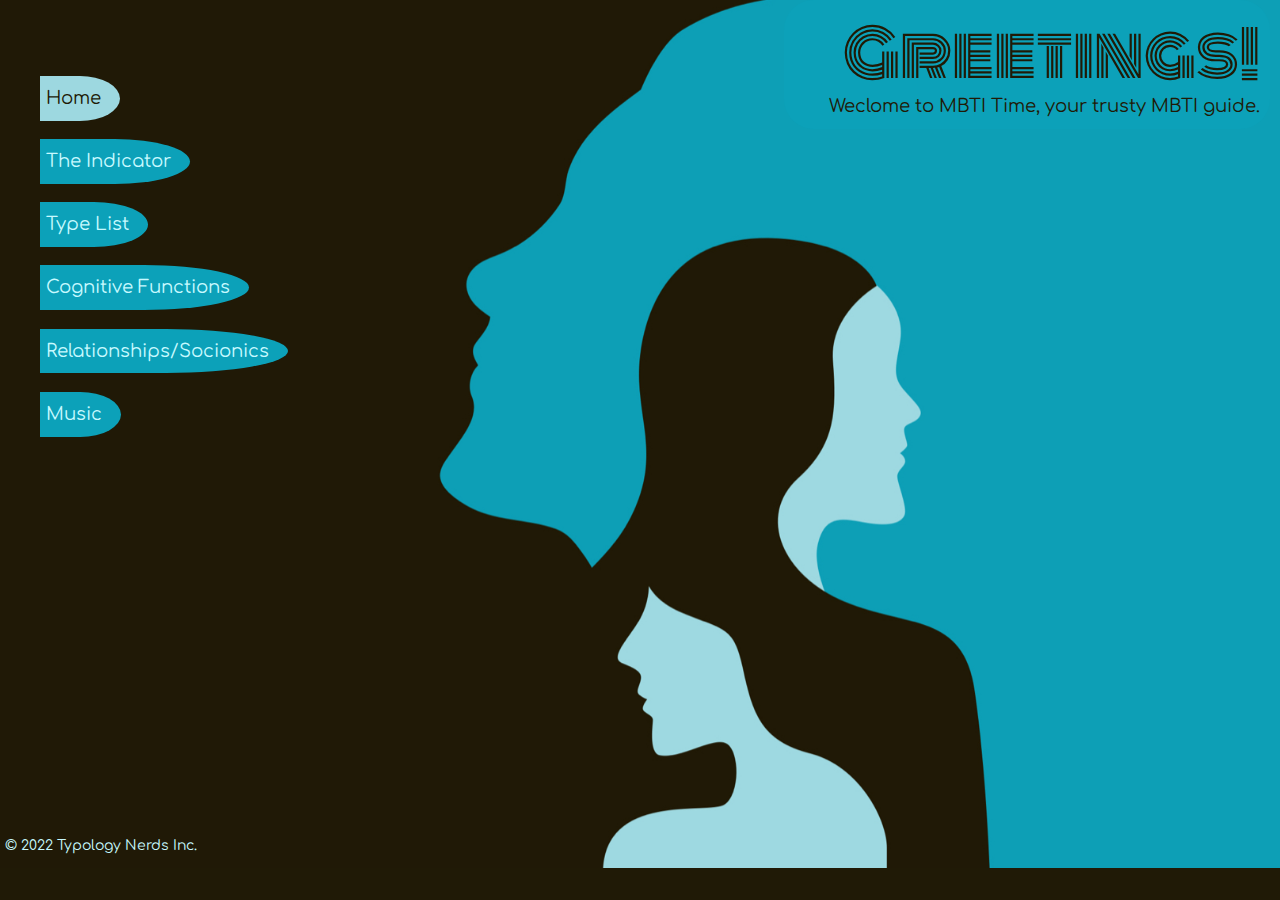
<file: index.html>
<!DOCTYPE html>
<html lang="en">

<head>

<meta charset="UTF-8">
<meta name="viewport" content="width=device-width, initial-scale=1.0">

<title>MBTI Time</title>
  
<!-- font 1 -->
<link rel="preconnect" href="https://fonts.googleapis.com"> 
<link rel="preconnect" href="https://fonts.gstatic.com" crossorigin> 
<link href="https://fonts.googleapis.com/css2?family=Monoton&display=swap" rel="stylesheet">

<!-- font 2 -->
<link rel="preconnect" href="https://fonts.googleapis.com"> 
<link rel="preconnect" href="https://fonts.gstatic.com" crossorigin> 
<link href="https://fonts.googleapis.com/css2?family=Comfortaa:wght@500&display=swap" rel="stylesheet">

<!-- favicon -->
<link rel="icon" type="image/x-icon" href="favicon.ico">
<link rel="apple-touch-icon" sizes="180x180" href="apple-touch-icon.png">
<link rel="icon" type="image/png" sizes="32x32" href="favicon-32x32.png">
<link rel="icon" type="image/png" sizes="16x16" href="favicon-16x16.png">
<link rel="manifest" href="site.webmanifest">

<link rel="stylesheet" href="normalize.css">
<link rel="stylesheet" href="styles.css">

</head>


<body>
  
<!-- <div id="flex"> -->

<header>

<h1>Greetings!</h1>
<p> Weclome to MBTI Time, your trusty MBTI guide.</p>

</header>

<nav>
      <ul>
    <li><a class="active" href="index.html">Home</a></li>
    <li><a href="you.html">The Indicator</a></li>
    <li><a href="typelist.html">Type List</a></li>
    <li><a href="cog.html">Cognitive Functions</a></li>
    <!-- <li><a href="loop.html">Looping</a></li> -->
    <li><a href="relate.html">Relationships/Socionics</a></li>
    <li><a href="muse.html">Music</a></li>

    </ul>
  
  </nav>

<main>



</main>

<footer>&copy; 2022 Typology Nerds Inc.</footer>
<!-- </div> -->
</body>
</file>
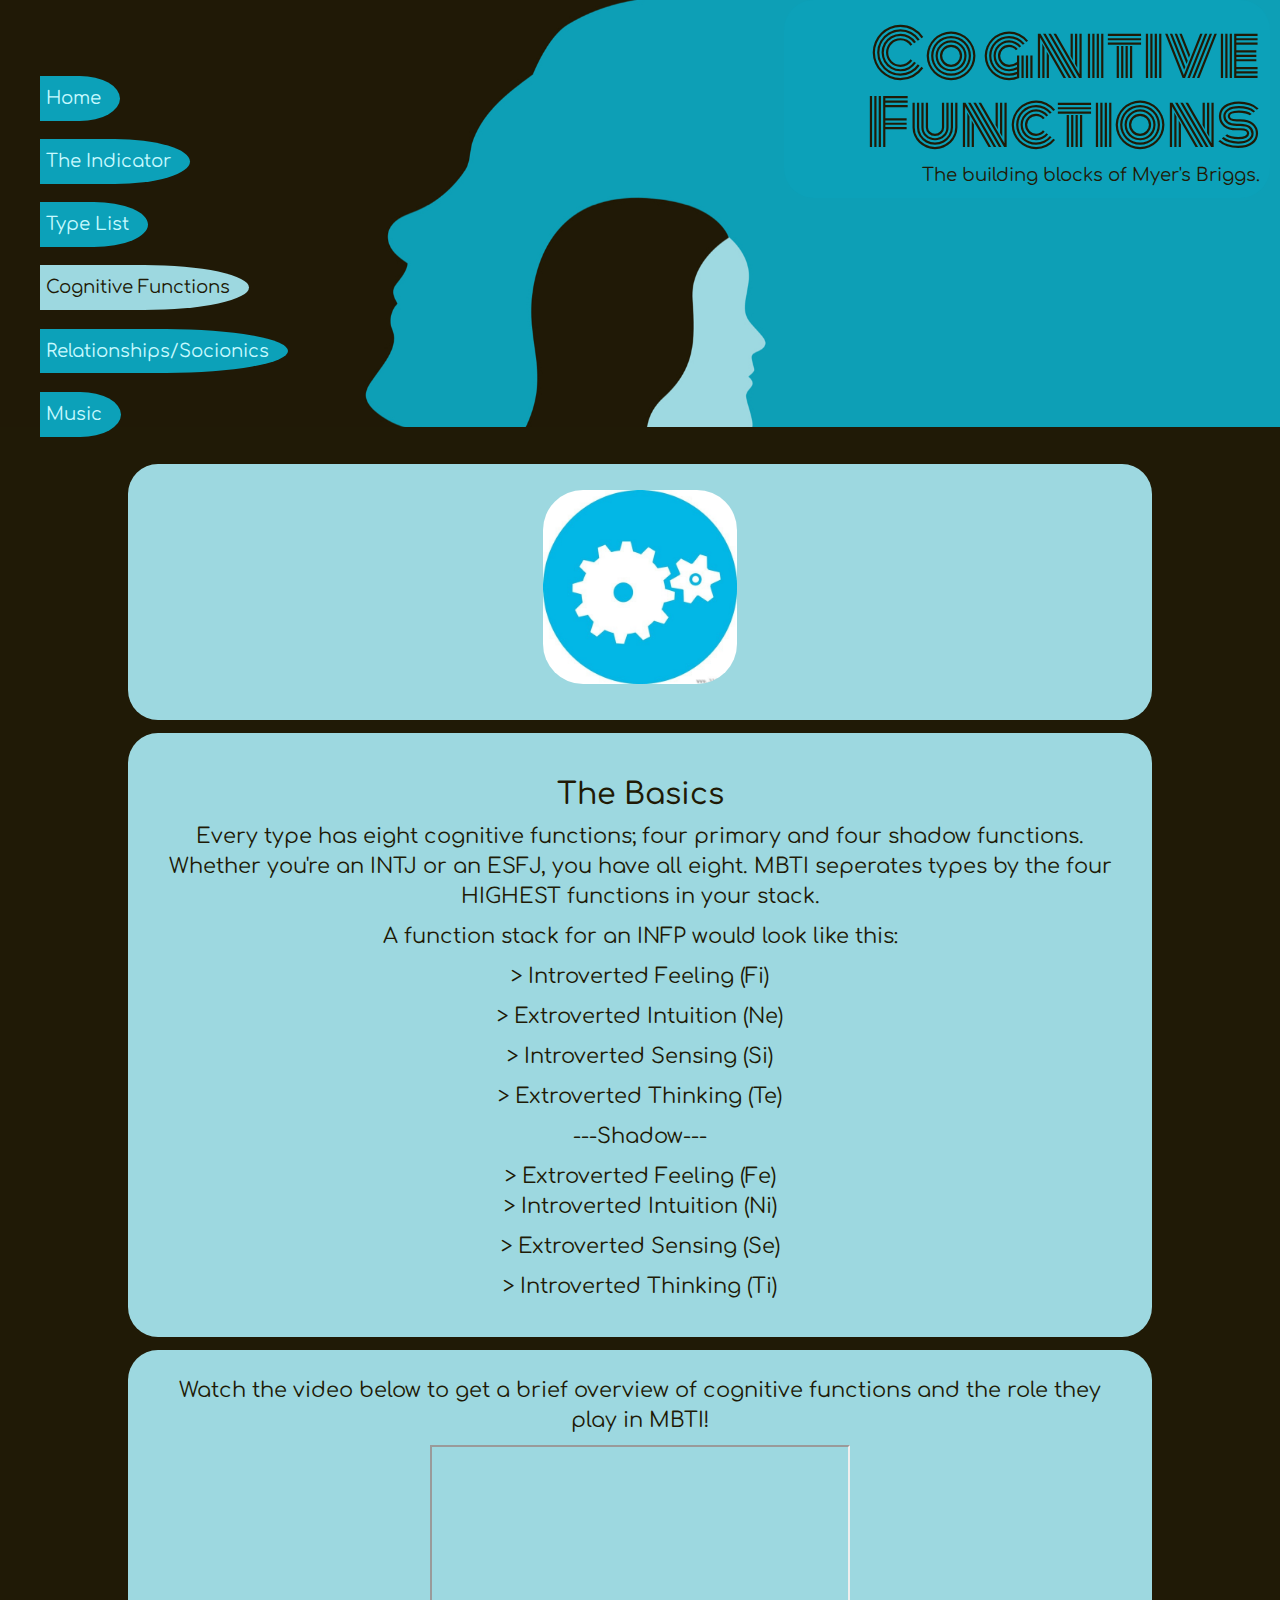
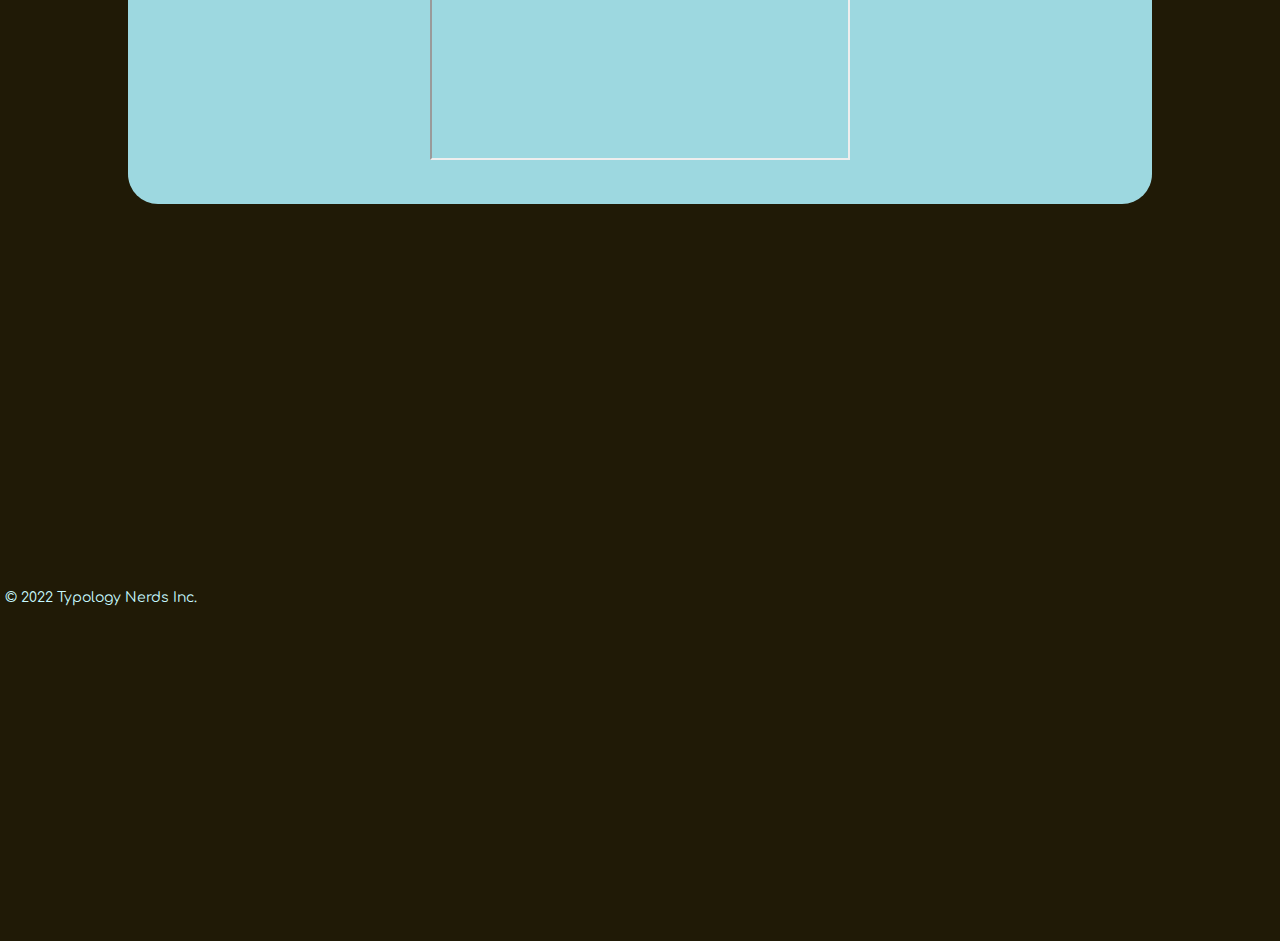
<file: cog.html>
<!DOCTYPE html>
<html lang="en">

<head>

<meta charset="UTF-8">
<meta name="viewport" content="width=device-width, initial-scale=1.0">

<title>MBTI Time</title>
  
<!-- font 1 -->
<link rel="preconnect" href="https://fonts.googleapis.com"> 
<link rel="preconnect" href="https://fonts.gstatic.com" crossorigin> 
<link href="https://fonts.googleapis.com/css2?family=Monoton&display=swap" rel="stylesheet">

<!-- font 2 -->
<link rel="preconnect" href="https://fonts.googleapis.com"> 
<link rel="preconnect" href="https://fonts.gstatic.com" crossorigin> 
<link href="https://fonts.googleapis.com/css2?family=Comfortaa:wght@500&display=swap" rel="stylesheet">

<!-- favicon -->
<link rel="icon" type="image/x-icon" href="favicon.ico">
<link rel="apple-touch-icon" sizes="180x180" href="apple-touch-icon.png">
<link rel="icon" type="image/png" sizes="32x32" href="favicon-32x32.png">
<link rel="icon" type="image/png" sizes="16x16" href="favicon-16x16.png">
<link rel="manifest" href="site.webmanifest">

<link rel="stylesheet" href="normalize.css">
<link rel="stylesheet" href="styles.css">

</head>


<body>
  
<div id="flex">

<header>

<h1>Cognitive Functions</h1>
<p>The building blocks of Myer's Briggs.</p>


</header>

<div class="article">
  <!-- <img src="threeshadow.jpeg"> -->


<nav>
      <ul>
    <li><a href="index.html">Home</a></li>
    <li><a href="you.html">The Indicator</a></li>
    <li><a href="typelist.html">Type List</a></li>
    <li><a class="active" href="cog.html">Cognitive Functions</a></li>
    <!-- <li><a href="loop.html">Looping</a></li> -->
    <li><a href="relate.html">Relationships/Socionics</a></li>
    <li><a href="muse.html">Music</a></li>

    </ul>
  
  </nav>
  </div>
<main>

  <div class="eyyy">
    <p>
    <img src="coggear2.jpeg" alt="test">
    </p>
  </div>

  <div class="eyyy">
<h2>The Basics</h2>
    <p> Every type has eight cognitive functions; four primary and four
        shadow functions. Whether you're an INTJ or an ESFJ, you have all 
        eight. MBTI seperates types by the four HIGHEST functions 
        in your stack. </p>
        <p>
        A function stack for an INFP would look like this: </p>

        <p>
           > Introverted Feeling (Fi) </p> <p>
           > Extroverted Intuition (Ne) </p> <p>
           >  Introverted Sensing (Si) </p> <p>
           > Extroverted Thinking (Te) </p> <p>
               <p>---Shadow---</p>
           > Extroverted Feeling (Fe) <p>
           > Introverted Intuition (Ni) </p> <p>
           > Extroverted Sensing (Se) </p> <p>
           > Introverted Thinking (Ti)</p>


       
</div>
          
        

        <div class="eyyy">
            <p> Watch the video below to get a brief overview of 
                cognitive functions and the role they play in MBTI!

            </p>

            <p>
                <iframe width="420" height="315"
                src="https://www.youtube.com/embed/tQaHdZmLwvo">
            </iframe>
                <!-- <video src="howl.mov" controls></video> -->
                  </p>
          <p>
            <!-- Got your type? Really think about the decscription.
            The best way to know how accurately the test has placed you 
            is to analyze your initial reaction. If, of the behaviors and/or 
            qualilties listed, you feel that there are some you exhibit
            only in a specific circumstance, only for specific people,
            or only because you've trained yourself to exhibit them, then
            take a step back.  
            MBTI is all about figuring
            out how you THINK, not how you act.  -->
          </p>

</div>


</main>

<footer>&copy; 2022 Typology Nerds Inc.</footer>
</div>
</body>
</file>
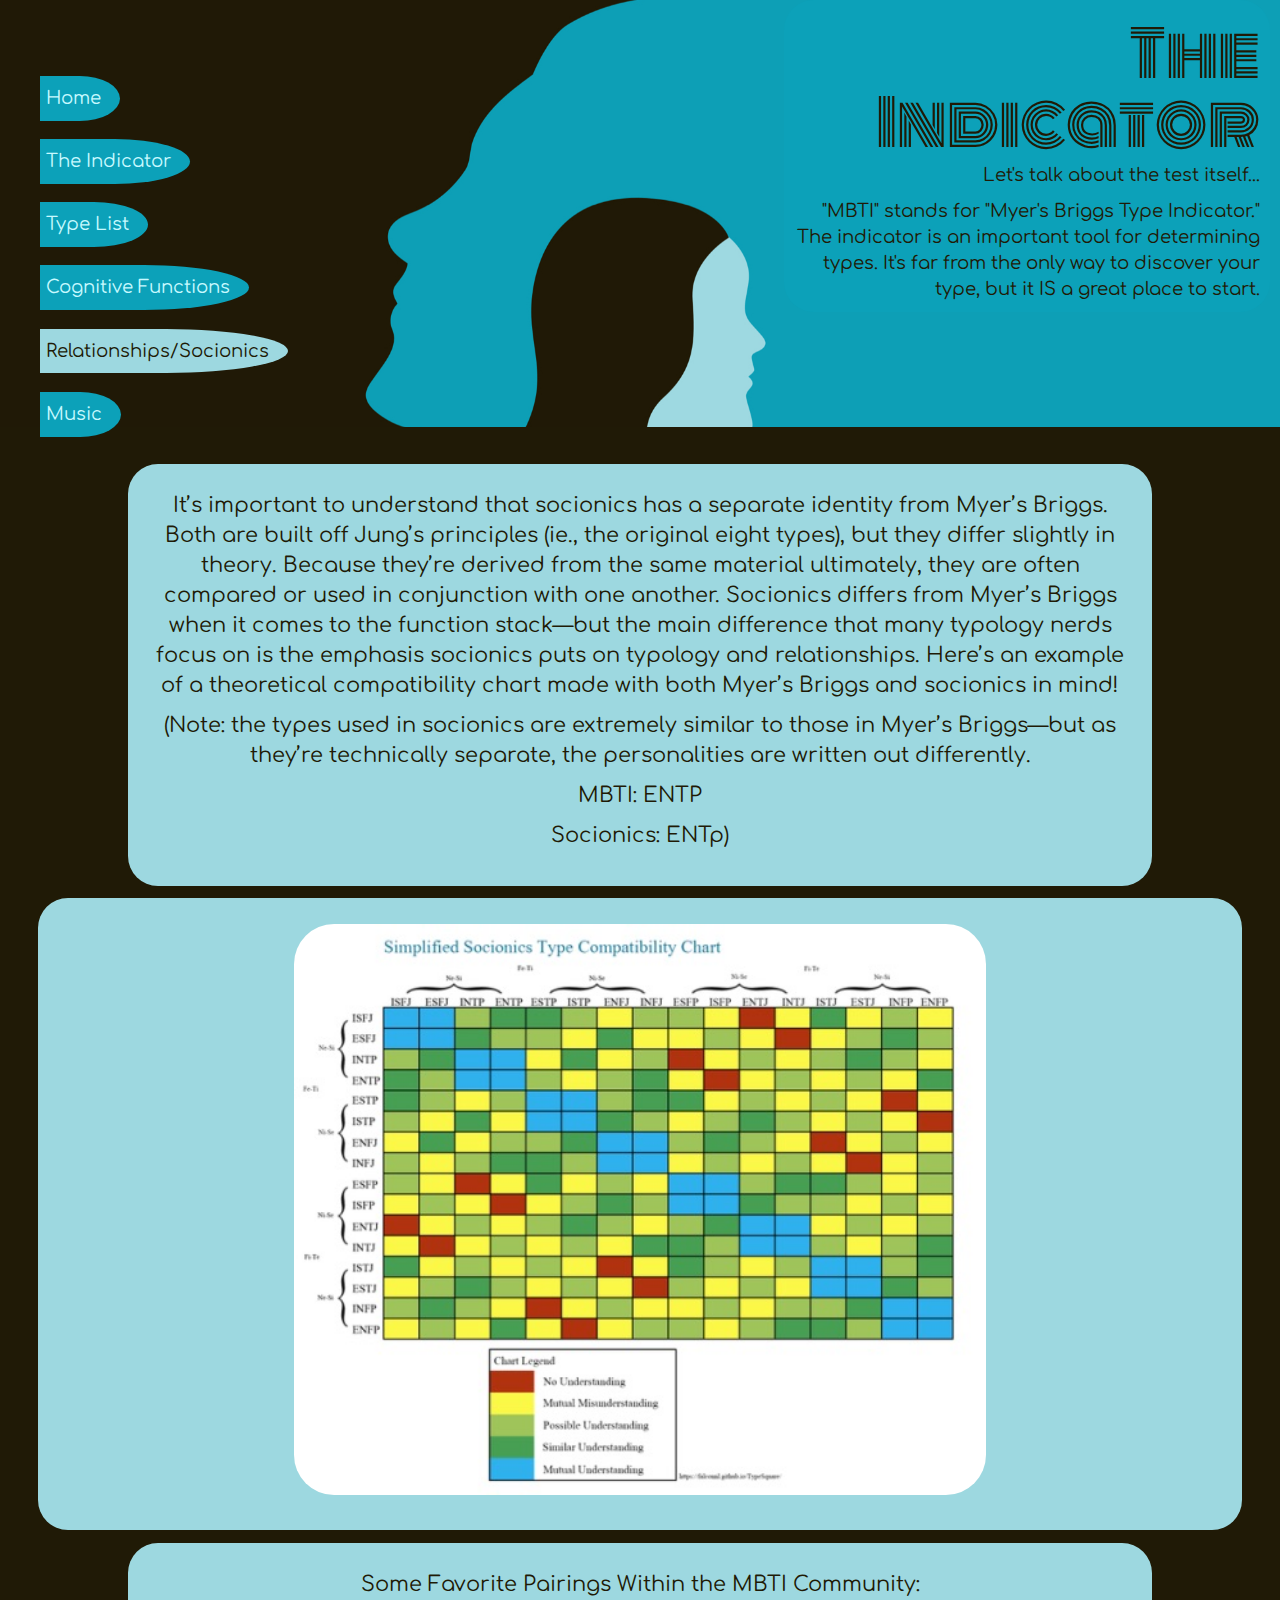
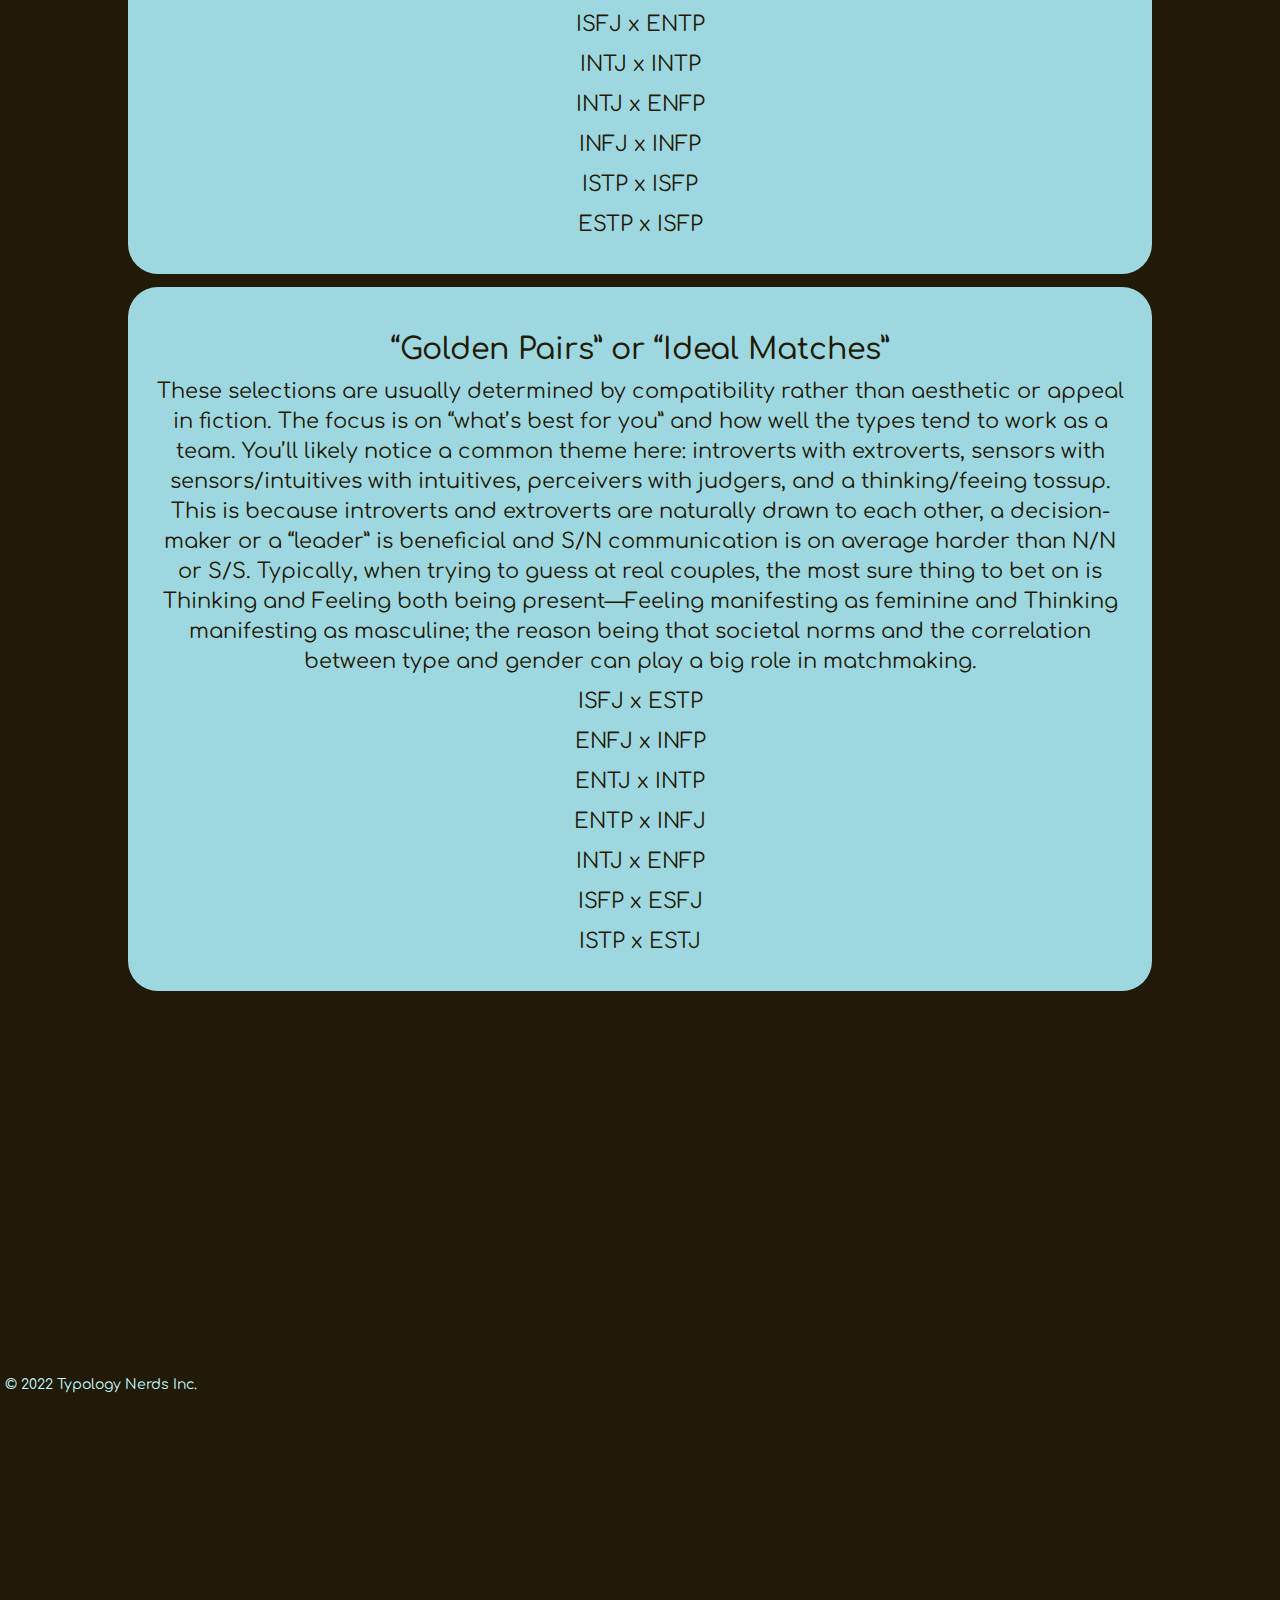
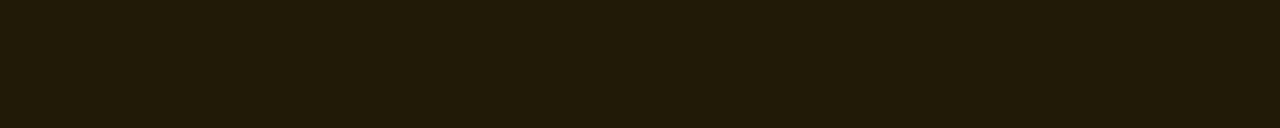
<file: relate.html>
<!DOCTYPE html>
<html lang="en">

<head>

<meta charset="UTF-8">
<meta name="viewport" content="width=device-width, initial-scale=1.0">

<title>MBTI Time</title>
  
<!-- font 1 -->
<link rel="preconnect" href="https://fonts.googleapis.com"> 
<link rel="preconnect" href="https://fonts.gstatic.com" crossorigin> 
<link href="https://fonts.googleapis.com/css2?family=Monoton&display=swap" rel="stylesheet">

<!-- font 2 -->
<link rel="preconnect" href="https://fonts.googleapis.com"> 
<link rel="preconnect" href="https://fonts.gstatic.com" crossorigin> 
<link href="https://fonts.googleapis.com/css2?family=Comfortaa:wght@500&display=swap" rel="stylesheet">

<!-- favicon -->
<link rel="icon" type="image/x-icon" href="favicon.ico">
<link rel="apple-touch-icon" sizes="180x180" href="apple-touch-icon.png">
<link rel="icon" type="image/png" sizes="32x32" href="favicon-32x32.png">
<link rel="icon" type="image/png" sizes="16x16" href="favicon-16x16.png">
<link rel="manifest" href="site.webmanifest">

<link rel="stylesheet" href="normalize.css">
<link rel="stylesheet" href="styles.css">

</head>


<body>
  
<div id="flex">

<header>

<h1>The Indicator</h1>
<p>Let's talk about the test itself...</p>
<p>"MBTI" stands for "Myer's Briggs Type Indicator."
        The indicator is an important tool for determining types.
        It's far from the only way to 
        discover your type, but it IS a great place to start.
        </p>

</header>

<div class="article">
  <!-- <img src="threeshadow.jpeg"> -->


<nav>
      <ul>
    <li><a href="index.html">Home</a></li>
    <li><a  href="you.html">The Indicator</a></li>
    <li><a href="typelist.html">Type List</a></li>
    <li><a href="cog.html">Cognitive Functions</a></li>
    <!-- <li><a href="loop.html">Looping</a></li> -->
    <li><a class="active" href="relate.html">Relationships/Socionics</a></li>
    <li><a href="muse.html">Music</a></li>

    </ul>
  
  </nav>
</div>
<main>


  <div class="eyyy">

    <p> It’s important to understand that socionics has a 
        separate identity from Myer’s Briggs. Both are built off 
        Jung’s principles (ie., the original eight types), but 
        they differ slightly in theory. 
        Because they’re derived from the same material ultimately, 
        they are often compared or used in conjunction with one another. 
        Socionics differs from Myer’s Briggs when it comes to the function 
        stack—but the main difference that many typology nerds focus on is 
        the emphasis socionics puts on typology and relationships. 
        Here’s an example of a theoretical compatibility chart made with 
        both Myer’s Briggs and socionics in mind!</p>

        <p>
            (Note: the types used in socionics are extremely similar 
            to those in Myer’s Briggs—but as they’re technically separate,
             the personalities are written out differently. </p>
             <p>



MBTI: ENTP</p> <p>

Socionics: ENTp)
        </p>

  </div>
  <div class="eyy">
      <p>
      <img src="sociochart.jpeg" alt="{">
        </p>

  </div>
    
  <div class="eyyy">
    <p>
        Some Favorite Pairings Within the MBTI Community: </p> <p>

    
        ISFJ x ENTP </p> <p>
        
        INTJ x INTP </p>
        <p> 
        INTJ x ENFP </p> <p>
        
        INFJ x INFP</p> <p>
        
        ISTP x ISFP</p> <p>
        
        ESTP x ISFP
    </p>

</div>
          
        
        


        <div class="eyyy">
           <h2>“Golden Pairs” or “Ideal Matches”</h2>
           <p>
           

These selections are usually determined by compatibility rather than
 aesthetic or appeal in fiction. The focus is on “what’s best for you” 
 and how well the types tend to work as a team. You’ll likely notice a 
 common theme here: introverts with extroverts, sensors with 
 sensors/intuitives with intuitives, perceivers with judgers, and a 
 thinking/feeing tossup. This is because introverts and extroverts are 
 naturally drawn to each other, a decision-maker or a “leader” is
  beneficial and S/N communication is on average harder than N/N or S/S.
   Typically, when trying to guess at real couples, the most sure thing to 
   bet on is Thinking and Feeling both being present—Feeling manifesting as
    feminine and Thinking manifesting as masculine; the reason being that 
    societal norms and the correlation between type and gender can play a 
    big role in matchmaking. </p> <p>

ISFJ x ESTP</p><p>

ENFJ x INFP</p> <p>

ENTJ x INTP </p> <p>

ENTP x INFJ</p> <p>

INTJ x ENFP</p> <p>

ISFP x ESFJ</p> <p>

ISTP x ESTJ

          </p>

</div>


</main>

<footer>&copy; 2022 Typology Nerds Inc.</footer>
</div>
</body>
</file>
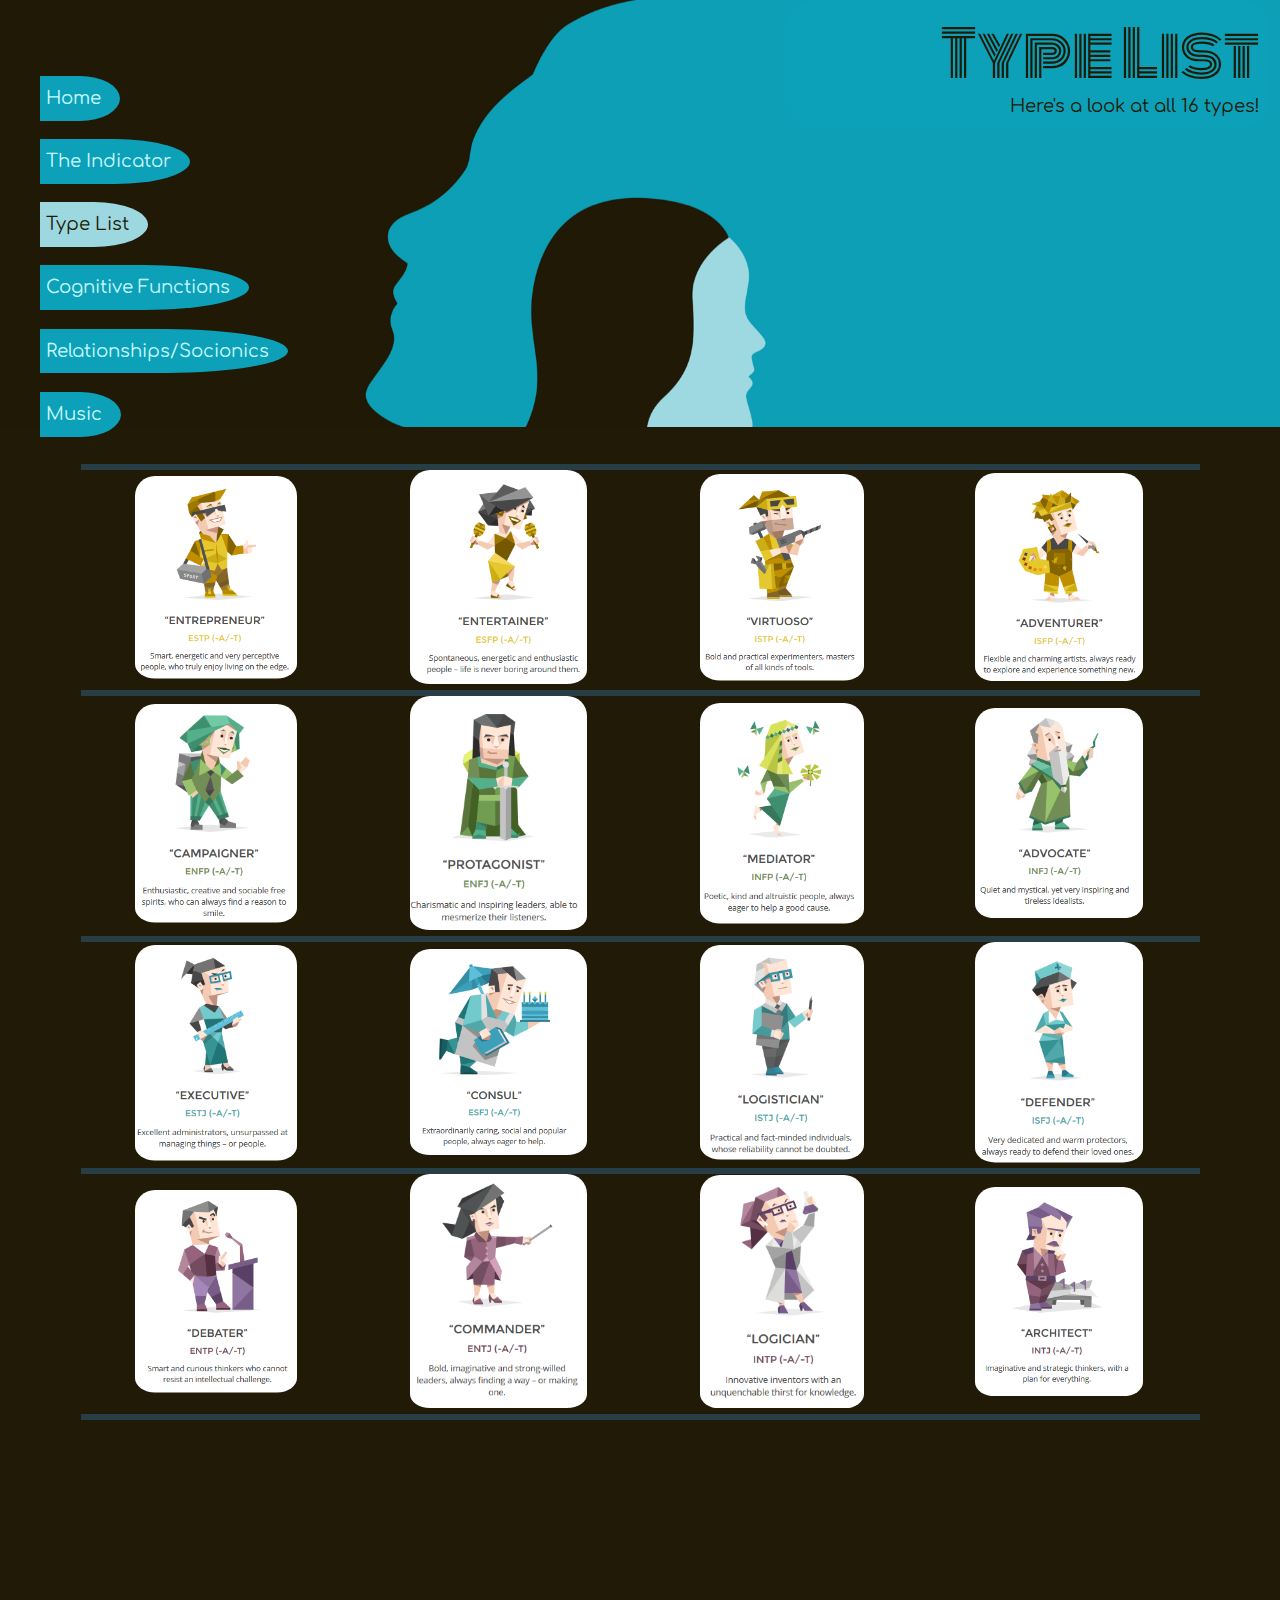
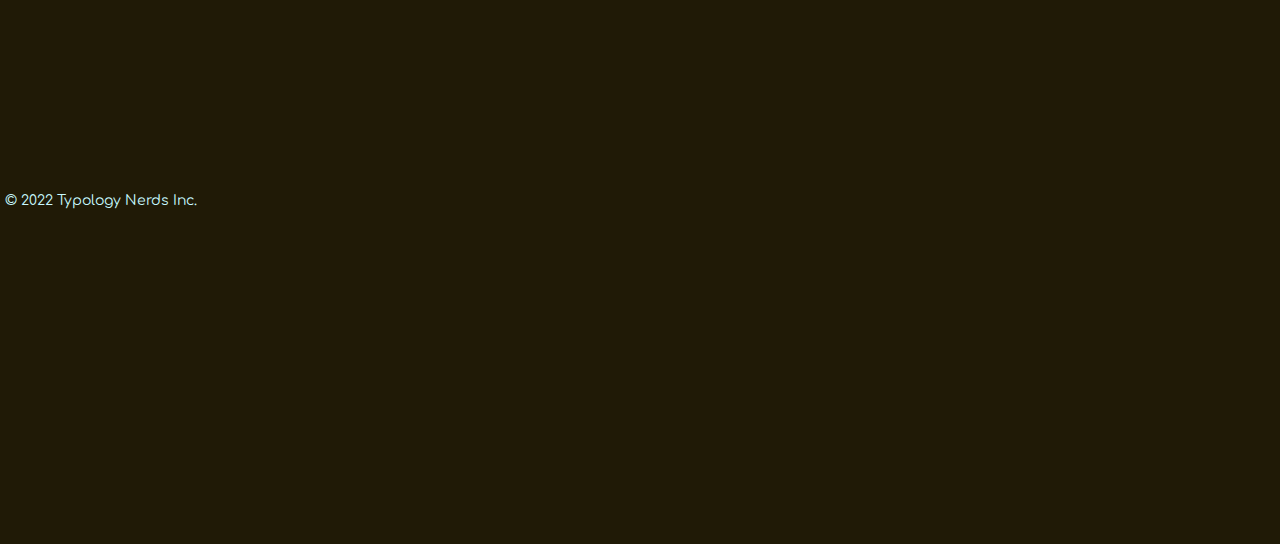
<file: typelist.html>
<!DOCTYPE html>
<html lang="en">

<head>

<meta charset="UTF-8">
<meta name="viewport" content="width=device-width, initial-scale=1.0">

<title>MBTI Time</title>
  
<!-- font 1 -->
<link rel="preconnect" href="https://fonts.googleapis.com"> 
<link rel="preconnect" href="https://fonts.gstatic.com" crossorigin> 
<link href="https://fonts.googleapis.com/css2?family=Monoton&display=swap" rel="stylesheet">

<!-- font 2 -->
<link rel="preconnect" href="https://fonts.googleapis.com"> 
<link rel="preconnect" href="https://fonts.gstatic.com" crossorigin> 
<link href="https://fonts.googleapis.com/css2?family=Comfortaa:wght@500&display=swap" rel="stylesheet">

<!-- favicon -->
<link rel="icon" type="image/x-icon" href="favicon.ico">
<link rel="apple-touch-icon" sizes="180x180" href="apple-touch-icon.png">
<link rel="icon" type="image/png" sizes="32x32" href="favicon-32x32.png">
<link rel="icon" type="image/png" sizes="16x16" href="favicon-16x16.png">
<link rel="manifest" href="site.webmanifest">

<link rel="stylesheet" href="normalize.css">
<link rel="stylesheet" href="styles.css">

</head>


<body>
  
<div id="flex">

<header>

<h1>Type List</h1>
<p>Here's a look at all 16 types!</p>

</header>

<div class="article">
<nav>
      <ul>
    <li><a href="index.html">Home</a></li>
    <li><a href="you.html">The Indicator</a></li>
    <li><a class="active" href="typelist.html">Type List</a></li>
    <li><a href="cog.html">Cognitive Functions</a></li>
    <!-- <li><a href="loop.html">Looping</a></li> -->
    <li><a href="relate.html">Relationships/Socionics</a></li>
    <li><a href="muse.html">Music</a></li>

    </ul>
  
  </nav>
</div>
<main>

    <table>
        <tr>
        <td><img src="16/ESTP.png" alt="eh"></td>
        
        <td> <img src="16/ESFP.png" alt="b"> </td>

        <td><img src="16/ISTP.png" alt="c"></td>

        <td><img src="16/ISFP.png" alt="c"></td>
       
        </tr> <tr>

         <td> <img src="16/ENFP.png" alt="d"> </td>

         <td><img src="16/ENFJ.png" alt="e"></td>

         <td><img src="16/INFP.png" alt="f"></td>

         <td><img src="16/INFJ.png" alt="f"></td>

        </tr> <tr>

        <td> <img src="16/ESTJ.png" alt="d"> </td>
   
        <td><img src="16/ESFJ.png" alt="e"></td>
   
        <td><img src="16/ISTJ.png" alt="f"></td>
   
        <td><img src="16/ISFJ.png" alt="f"></td>

    </tr> <tr>

        <td> <img src="16/ENTP.png" alt="d"> </td>

        <td><img src="16/ENTJ.png" alt="e"></td>

        <td><img src="16/INTP.png" alt="f"></td>

        <td><img src="16/INTJ.png" alt="f"></td>

   

    </tr>
    </table>




</main>

<footer>&copy; 2022 Typology Nerds Inc.</footer>
</div>
</body>
</file>
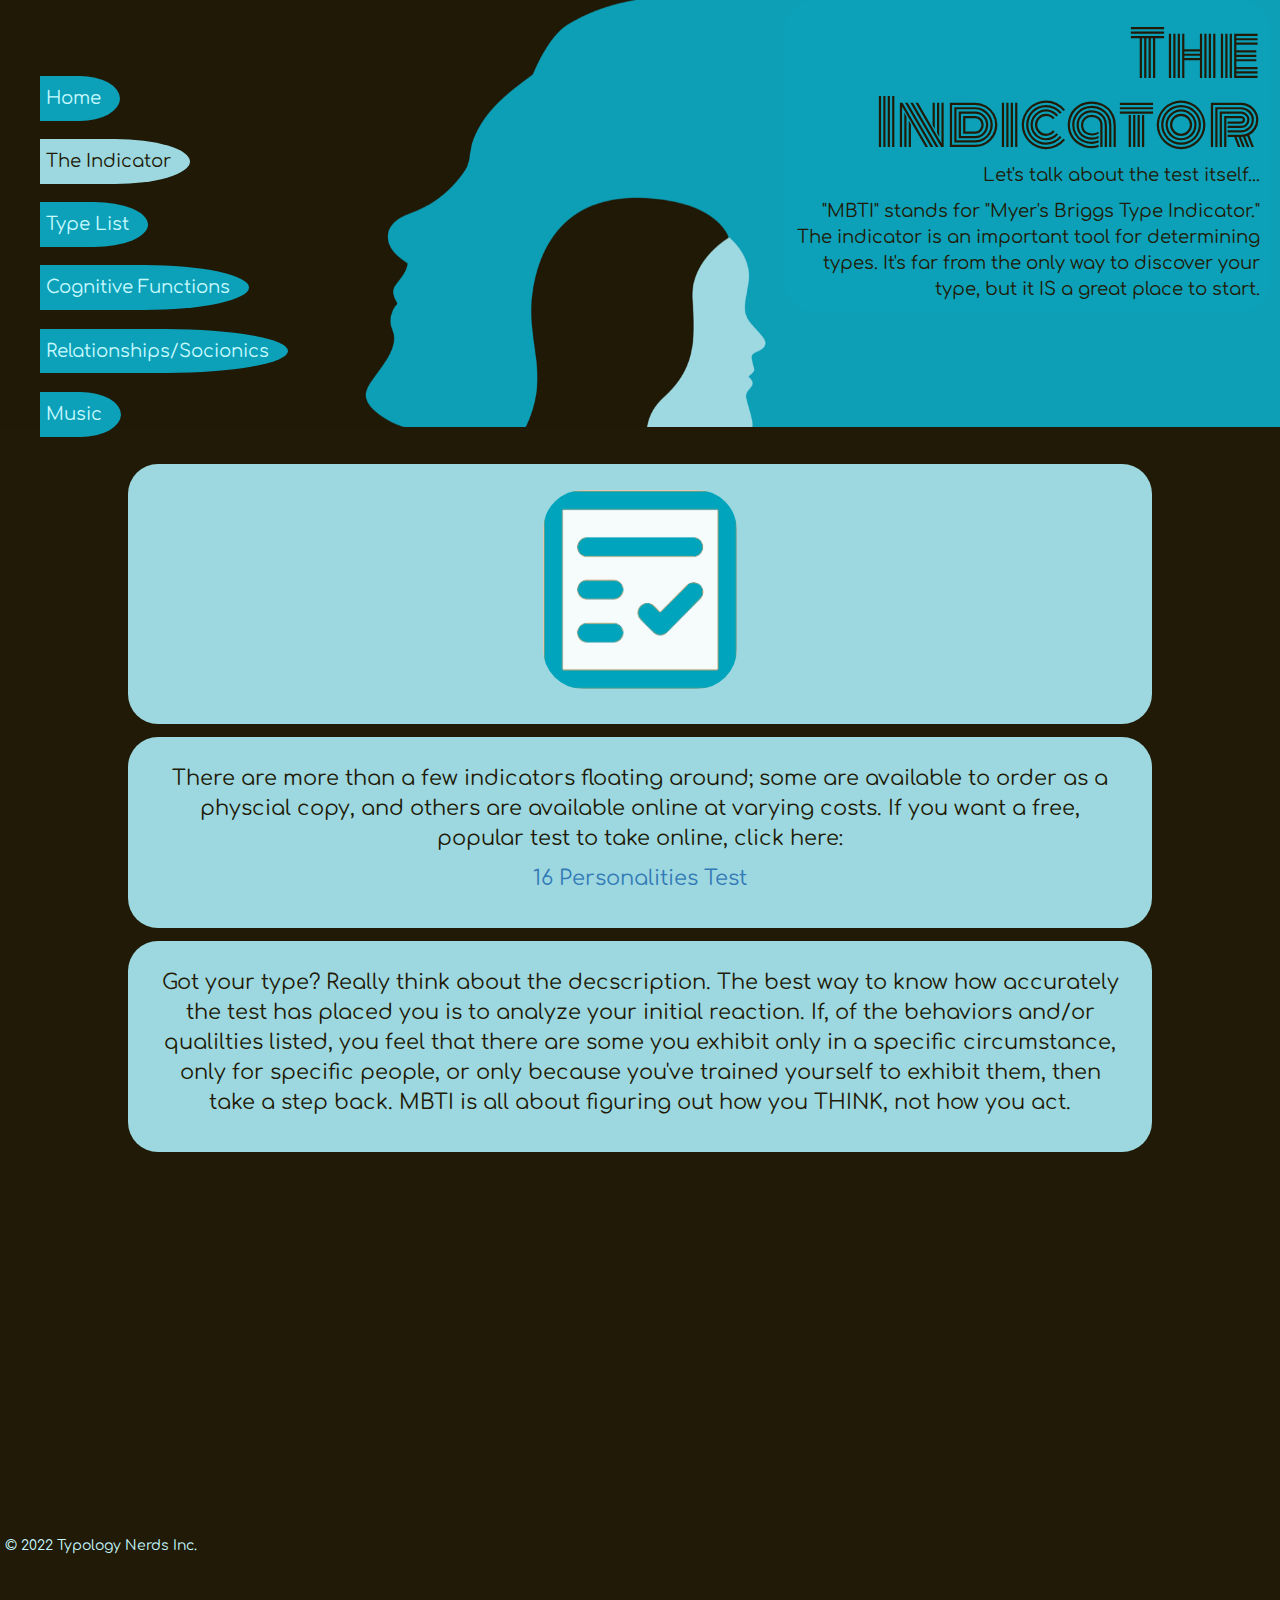
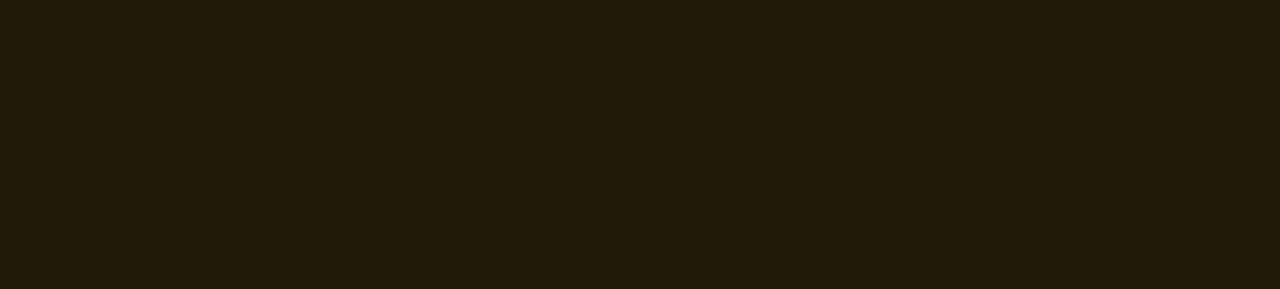
<file: you.html>
<!DOCTYPE html>
<html lang="en">

<head>

<meta charset="UTF-8">
<meta name="viewport" content="width=device-width, initial-scale=1.0">

<title>MBTI Time</title>
  
<!-- font 1 -->
<link rel="preconnect" href="https://fonts.googleapis.com"> 
<link rel="preconnect" href="https://fonts.gstatic.com" crossorigin> 
<link href="https://fonts.googleapis.com/css2?family=Monoton&display=swap" rel="stylesheet">

<!-- font 2 -->
<link rel="preconnect" href="https://fonts.googleapis.com"> 
<link rel="preconnect" href="https://fonts.gstatic.com" crossorigin> 
<link href="https://fonts.googleapis.com/css2?family=Comfortaa:wght@500&display=swap" rel="stylesheet">

<!-- favicon -->
<link rel="icon" type="image/x-icon" href="favicon.ico">
<link rel="apple-touch-icon" sizes="180x180" href="apple-touch-icon.png">
<link rel="icon" type="image/png" sizes="32x32" href="favicon-32x32.png">
<link rel="icon" type="image/png" sizes="16x16" href="favicon-16x16.png">
<link rel="manifest" href="site.webmanifest">

<link rel="stylesheet" href="normalize.css">
<link rel="stylesheet" href="styles.css">

</head>


<body>
  
<div id="flex">

<header>

<h1>The Indicator</h1>
<p>Let's talk about the test itself...
  </p> <p>

  "MBTI" stands for "Myer's Briggs Type Indicator." 
  The indicator is an important tool for determining types.
   It's far from the only way to discover your type, 
   but it IS a great place to start.</p>

</header>

<div class="article">
  <!-- <img src="threeshadow.jpeg"> -->


<nav>
      <ul>
    <li><a href="index.html">Home</a></li>
    <li><a class="active" href="you.html">The Indicator</a></li>
    <li><a href="typelist.html">Type List</a></li>
    <li><a href="cog.html">Cognitive Functions</a></li>
    <!-- <li><a href="loop.html">Looping</a></li> -->
    <li><a href="relate.html">Relationships/Socionics</a></li>
    <li><a  href="muse.html">Music</a></li>

    </ul>
  
  </nav>
</div>
<main>

  <div class="eyyy">
    <p>
    <img src="mbtitest.png" alt="test">
    </p>
  </div>

  <div class="eyyy">

    <p> There are more than a few indicators floating around;
        some are available to order as a physcial copy, and 
        others are available online at varying costs.
        If you want a free, popular test to take online,
        click here: </p>
        <p>
      <a href="https://www.16personalities.com">16 Personalities Test</a>
        </p></div>
          
        
        


        <div class="eyyy">
          <p>
            Got your type? Really think about the decscription.
            The best way to know how accurately the test has placed you 
            is to analyze your initial reaction. If, of the behaviors and/or 
            qualilties listed, you feel that there are some you exhibit
            only in a specific circumstance, only for specific people,
            or only because you've trained yourself to exhibit them, then
            take a step back.  
            MBTI is all about figuring
            out how you THINK, not how you act. 
          </p>

</div>


</main>

<footer>&copy; 2022 Typology Nerds Inc.</footer>
</div>
</body>
</file>
<file: styles.css>
/* You need...
- 6 images (1) 
- 1 video and 1 audio
- a favicon (check)
- columns (check)
- a table (types.html)
- Google Fonts (check) */



/* GLOBAL */

body {
    background-image: url("threeshadow.jpeg");
    background-size: cover;
    background-repeat: no-repeat;
    background-color: #201a06;
    font-family: 'Comfortaa', cursive;


    }

#flex {
    background-color:#201a06;
    padding-bottom: 25%;
}


main {
    padding-bottom: 29%;
   
    /* overflow: hidden; */
    
}
footer {
  /* margin-top: 10%;
  border-top: 8px solid #9dd8e0;  
  background-color: #201a06; */
  color: #c7f9ff;
  padding-bottom: 1%;
  margin-left: 5px;
  font-size: 1em;
  
}

header {
    float: right;
    color:#201a06;
    margin-left: 200px;
    margin-right: 10px;
    background-color: #0ca1b9;
    height: 85%;
    border-radius: 30px;
    width: 38%;
    /* border: 15px solid #201a06; */
}


header p {
margin-top: 0.8%;
margin-right: 10px;
text-align: right;
font-size: 1.3em; 


}

h1 {
    font-size: 4.5em;
    font-family: 'Monoton', bold;
    margin-left: 0.8%;
    margin-right: 10px;
    margin-bottom: 0.2%;
    text-align: right;
  

    }

.article {
    background-image: url("threeshadow.jpeg");
    background-size: cover;

    }

nav {
    display: block;
    padding-top: 48px;

}

nav ul {
    list-style-type: none;
    
}
nav li {
    display: block;
    margin: 3% 0;
}

nav li a {
    border-top-right-radius: 100%;
    border-bottom-right-radius: 100%;
    border-top-left-radius: 0%;
    border-bottom-left-radius: 0%;
    font-size: 1.3em; 
    color: #c7f9ff;
    background-color: #0ca1b9;
    padding-top: 1.0%;
    padding-bottom: 1.0%;
    padding-left: 0.5%;
    padding-right: 1.5%;
    text-align: center;

    
}


nav a:hover {
    background-color: #c7f9ff;
    color: #0ca1b9;
}
nav .active {
    background-color: #9dd8e0;
    color: #201a06;
}



.eyy {
    margin-left: 3%;
    margin-right: 3%; 
    font-size: 1.5em;
    background-color: #9dd8e0;
    border-radius: 30px;
    text-align: center;
    margin-block-end: 1%;
    float: none;
    color: #201a06;
    text-decoration: none;
    padding: 2%;
    

 }

 .eyy img {
     width: 60%;
     border-radius: 40px;

 }

 .eyyy {
    margin-left: 10%;
    margin-right: 10%;
    font-size: 1.5em;
    background-color: #9dd8e0;
    border-radius: 30px;
    text-align: center;
    margin-block-end: 1%;
    color: #201a06;
    text-decoration: none;
    padding: 2%;
    

 }
 .eyyy img {
     width: 20%;
     border-radius: 40px;
     
 }

 




 table {
    border-bottom:6px solid #273E47;
    border-top:6px solid #273E47;
    margin-left: auto;
    margin-right: auto;

}
table img {
    display: block;
    width: 60%;
    margin-left: auto;
    margin-right: auto;
    
}



td img {

 padding-block-end: 2%;   
border-radius: 20px;
}
tr {
    border-bottom: 6px solid #273E47;
}


 /* #eyo:link {

    color: aqua;
 } */

 









/* MOBILE */
@media(max-width: 900px) {

    main {
        padding-bottom: 5%;
        
    }
    header {
        float: none;
        padding: 2%;
         margin-left: 30%;
         margin-right: 50%;
         
    }

    h1 {
        font-size: 1.2em;
        text-align: center;
        color:#c7f9ff;
      
        
    }

    h2 {
        font-size: 1.2em;
    }

    header p {
        font-size: 0.5em;
        color:#c7f9ff;
        text-align: center;
    
        
        /* padding-left: 20%;
        padding-right: 40%; */
        
    }

     nav li a {
        border-radius: 45%;
        text-align: center;
        font-size: 0.5em;
        padding: 1.5%;
        border: 2px solid #c7f9ff;
        
        
     }

     nav a {
         float: none;
         margin-left: 30%;
         margin-right: 40%;
         /* margin-right: 20%;
         margin-left: 10%; */
         
     }

     nav {
         text-align: center;
         padding-top: 0%;
         margin: 0%;
         /* display: block; */
         
     }


    footer {
        font-size: 0.2em;
        float: left;
        padding: 10%;
    
    }
    article {
    background-size: 78%;
    }

    .eyyy {
        font-size: 0.5em; 
        
    }

    .eyyy img {
        width: 10%;
    }

    .eyyy iframe {
        width: 50%;
        height: 50%;
    }

    header p audio  {
        width: 60%;
        
    }

}

/* MOBILE 2 */
@media(max-width: 330px) {
 /* nav a {
    display:block;
 } */

 h1 {
     font-size: 0.8em;
 }
 nav li a {
     padding: 1%;
     text-align: center;
     font-size: 0.3em;
     display: inline-block;
 }

 

}








/* DESKTOP */
@media(min-width: 1500px) {

    main {
        padding-bottom: 25%;
        
    }

    h1 {
        font-size: 6.2em;
    }
    header p {
        font-size: 2.8em;
    }
     nav li a { /*
         border-radius: 45%; */
        font-size: 2.8em; 
        /* color: #c7f9ff;
        background-color: #0ca1b9;
        font-family: cursive;
        padding-top: 0.5%;
        padding-bottom: 0.5%;
        padding-left: 1.4%;
        padding-right: 1.4%;
        text-align: center; */
    
        
    } 

    .eyy {
        font-size: 2.8em;
    }
/* body {
        border-bottom: 6px solid #9dd8e0;
    } */
}
</file>
